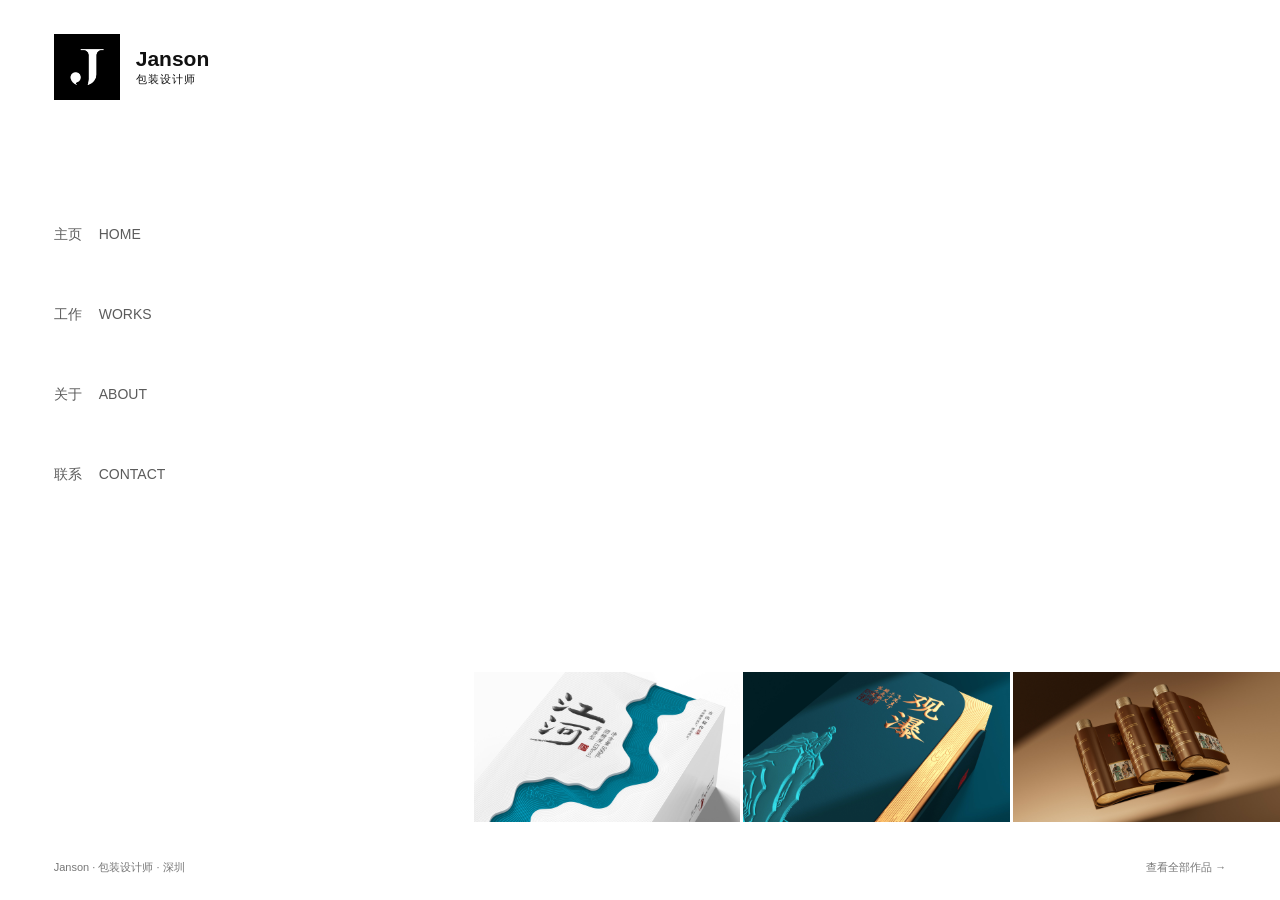
<file: index.html>
<!doctype html>
<html lang="zh-CN">
<head>
  <meta charset="UTF-8">
  <meta name="viewport" content="width=device-width, initial-scale=1">
  <meta name="description" content="个人视觉设计作品案例网站">
  <title>个人设计库 | DESIGN ARCHIVE</title>
  <link rel="stylesheet" href="styles.css">
</head>
<body class="home-page">
  <header class="site-header home-header">
    <a class="logo" href="index.html" aria-label="返回首页">
      <img src="assets/profile/logo.png" alt="Janson 标志">
      <span><b>Janson</b><small>包装设计师</small></span>
    </a>
    <button class="menu-toggle" aria-expanded="false" aria-label="打开导航">MENU</button>
    <nav class="site-nav">
      <a class="active" href="index.html"><span>主页</span>HOME</a>
      <a href="works.html"><span>工作</span>WORKS</a>
      <a href="about.html"><span>关于</span>ABOUT</a>
      <a href="contact.html"><span>联系</span>CONTACT</a>
    </nav>
  </header>

  <main class="home-main">
    <section class="home-menu" aria-label="网站导航">
      <a href="index.html"><span>主页</span><b>HOME</b></a>
      <a href="works.html"><span>工作</span><b>WORKS</b></a>
      <a href="about.html"><span>关于</span><b>ABOUT</b></a>
      <a href="contact.html"><span>联系</span><b>CONTACT</b></a>
    </section>
    <section class="home-featured" id="home-featured" aria-label="精选作品"></section>
  </main>

  <footer class="site-footer">
    <span>Janson · 包装设计师 · 深圳</span>
    <a href="works.html">查看全部作品 →</a>
  </footer>
  <script src="works-data.js"></script>
  <script src="app.js"></script>
</body>
</html>
</file>
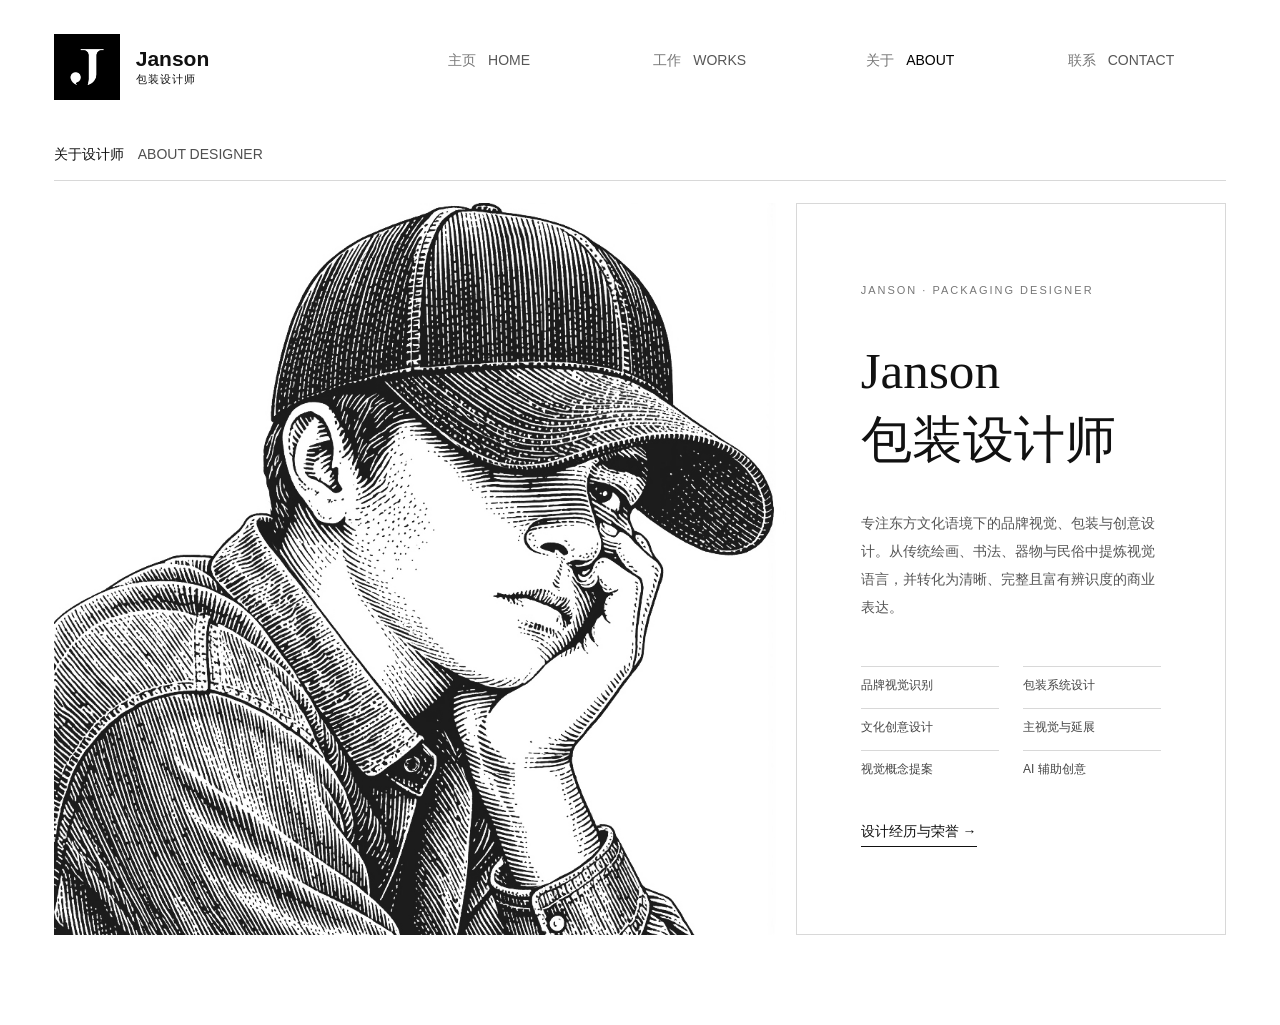
<file: about.html>
<!doctype html>
<html lang="zh-CN">
<head>
  <meta charset="UTF-8">
  <meta name="viewport" content="width=device-width, initial-scale=1">
  <title>关于 | 个人设计库</title>
  <link rel="stylesheet" href="styles.css">
</head>
<body>
  <header class="site-header">
    <a class="logo" href="index.html"><img src="assets/profile/logo.png" alt="Janson 标志"><span><b>Janson</b><small>包装设计师</small></span></a>
    <button class="menu-toggle" aria-expanded="false">MENU</button>
    <nav class="site-nav">
      <a href="index.html"><span>主页</span>HOME</a>
      <a href="works.html"><span>工作</span>WORKS</a>
      <a class="active" href="about.html"><span>关于</span>ABOUT</a>
      <a href="contact.html"><span>联系</span>CONTACT</a>
    </nav>
  </header>
  <div class="page-label"><span>关于设计师</span>ABOUT DESIGNER</div>
  <main class="about-layout">
    <div class="about-image"><img src="assets/profile/avatar.jpg" alt="Janson 个人头像"></div>
    <article class="about-copy">
      <p class="eyebrow">JANSON · PACKAGING DESIGNER</p>
      <h1>Janson<br>包装设计师</h1>
      <p>专注东方文化语境下的品牌视觉、包装与创意设计。从传统绘画、书法、器物与民俗中提炼视觉语言，并转化为清晰、完整且富有辨识度的商业表达。</p>
      <div class="services">
        <span>品牌视觉识别</span><span>包装系统设计</span>
        <span>文化创意设计</span><span>主视觉与延展</span>
        <span>视觉概念提案</span><span>AI 辅助创意</span>
      </div>
      <a class="honor-link" href="honors.html">设计经历与荣誉 →</a>
    </article>
  </main>
  <script src="app.js"></script>
</body>
</html>
</file>
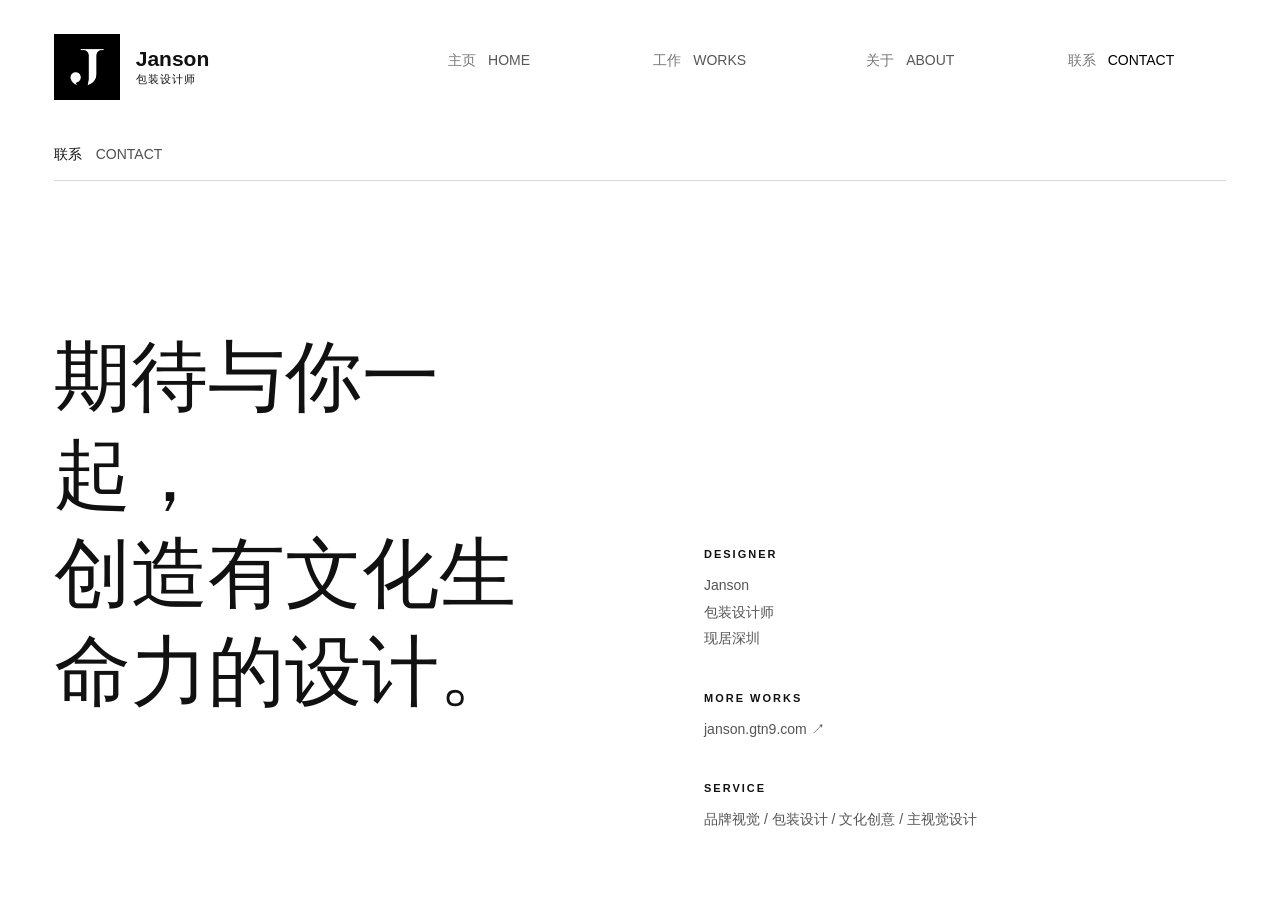
<file: contact.html>
<!doctype html>
<html lang="zh-CN">
<head>
  <meta charset="UTF-8">
  <meta name="viewport" content="width=device-width, initial-scale=1">
  <title>联系 | 个人设计库</title>
  <link rel="stylesheet" href="styles.css">
</head>
<body>
  <header class="site-header">
    <a class="logo" href="index.html"><img src="assets/profile/logo.png" alt="Janson 标志"><span><b>Janson</b><small>包装设计师</small></span></a>
    <button class="menu-toggle" aria-expanded="false">MENU</button>
    <nav class="site-nav">
      <a href="index.html"><span>主页</span>HOME</a>
      <a href="works.html"><span>工作</span>WORKS</a>
      <a href="about.html"><span>关于</span>ABOUT</a>
      <a class="active" href="contact.html"><span>联系</span>CONTACT</a>
    </nav>
  </header>
  <div class="page-label"><span>联系</span>CONTACT</div>
  <main class="contact-layout">
    <h1>期待与你一起，<br>创造有文化生命力的设计。</h1>
    <div class="contact-details">
      <section><h2>DESIGNER</h2><p>Janson<br>包装设计师<br>现居深圳</p></section>
      <section><h2>MORE WORKS</h2><a href="http://janson.gtn9.com" target="_blank" rel="noopener">janson.gtn9.com ↗</a></section>
      <section><h2>SERVICE</h2><p>品牌视觉 / 包装设计 / 文化创意 / 主视觉设计</p></section>
    </div>
  </main>
  <script src="app.js"></script>
</body>
</html>
</file>
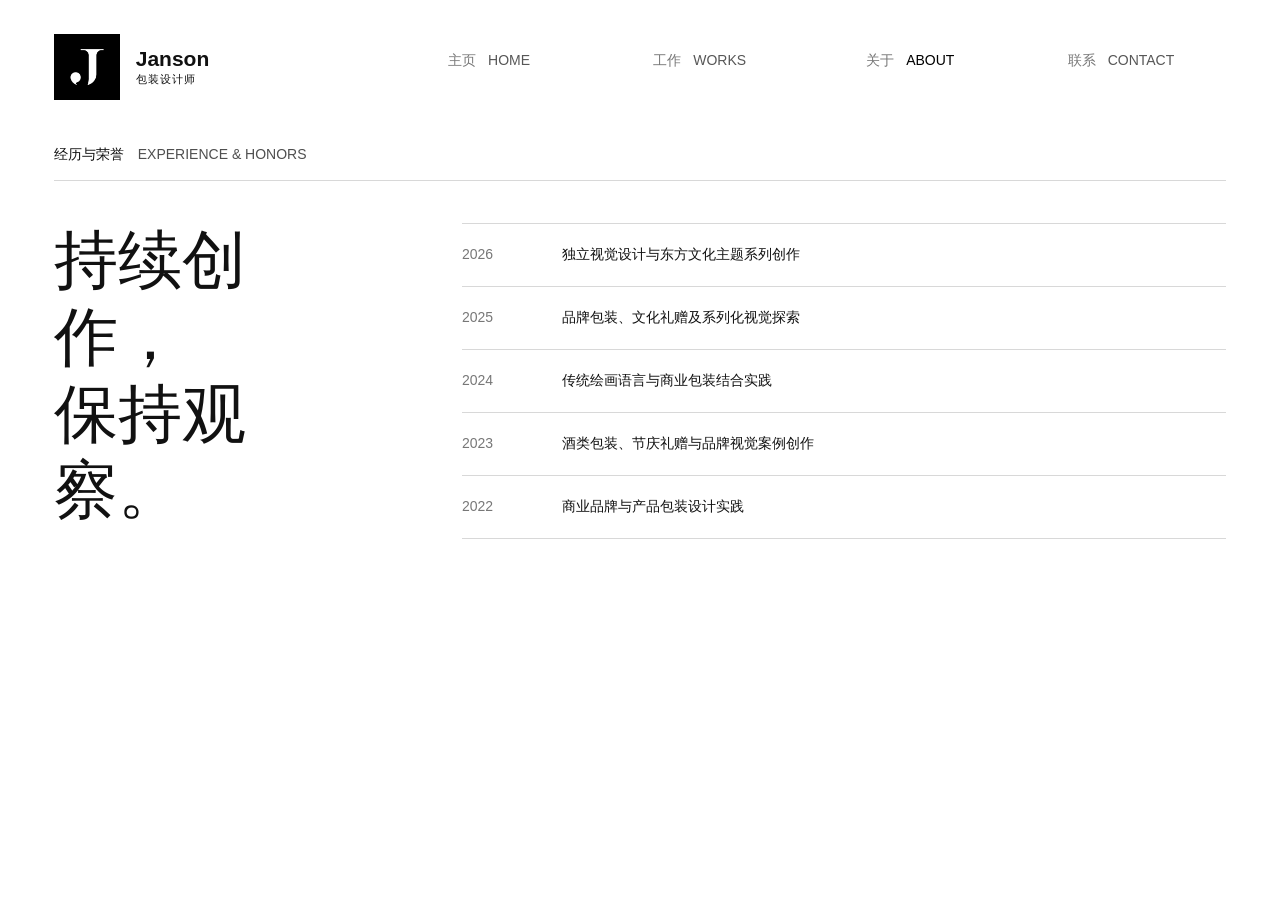
<file: honors.html>
<!doctype html>
<html lang="zh-CN">
<head>
  <meta charset="UTF-8">
  <meta name="viewport" content="width=device-width, initial-scale=1">
  <title>经历与荣誉 | 个人设计库</title>
  <link rel="stylesheet" href="styles.css">
</head>
<body>
  <header class="site-header">
    <a class="logo" href="index.html"><img src="assets/profile/logo.png" alt="Janson 标志"><span><b>Janson</b><small>包装设计师</small></span></a>
    <button class="menu-toggle" aria-expanded="false">MENU</button>
    <nav class="site-nav">
      <a href="index.html"><span>主页</span>HOME</a>
      <a href="works.html"><span>工作</span>WORKS</a>
      <a class="active" href="about.html"><span>关于</span>ABOUT</a>
      <a href="contact.html"><span>联系</span>CONTACT</a>
    </nav>
  </header>
  <div class="page-label"><span>经历与荣誉</span>EXPERIENCE & HONORS</div>
  <main class="honors">
    <h1>持续创作，<br>保持观察。</h1>
    <div class="honor-list">
      <div><time>2026</time><span>独立视觉设计与东方文化主题系列创作</span></div>
      <div><time>2025</time><span>品牌包装、文化礼赠及系列化视觉探索</span></div>
      <div><time>2024</time><span>传统绘画语言与商业包装结合实践</span></div>
      <div><time>2023</time><span>酒类包装、节庆礼赠与品牌视觉案例创作</span></div>
      <div><time>2022</time><span>商业品牌与产品包装设计实践</span></div>
    </div>
  </main>
  <script src="app.js"></script>
</body>
</html>
</file>
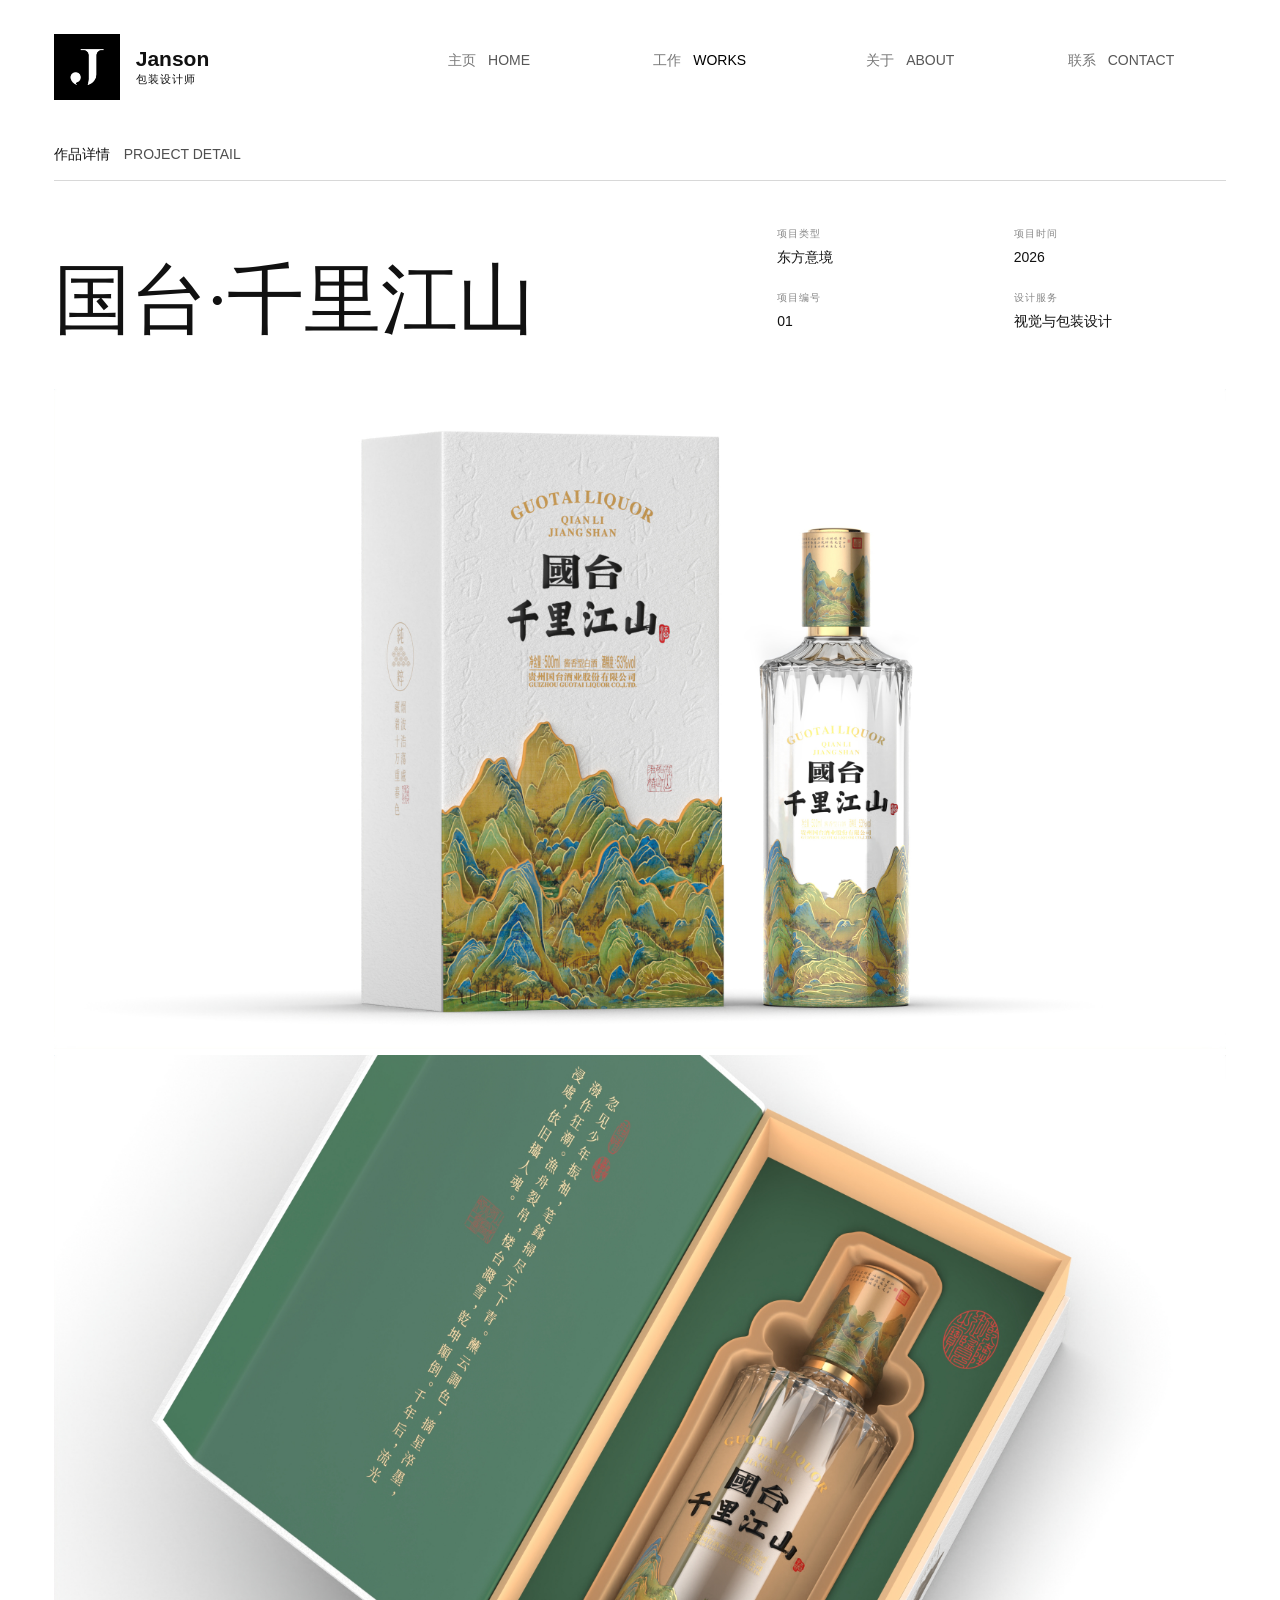
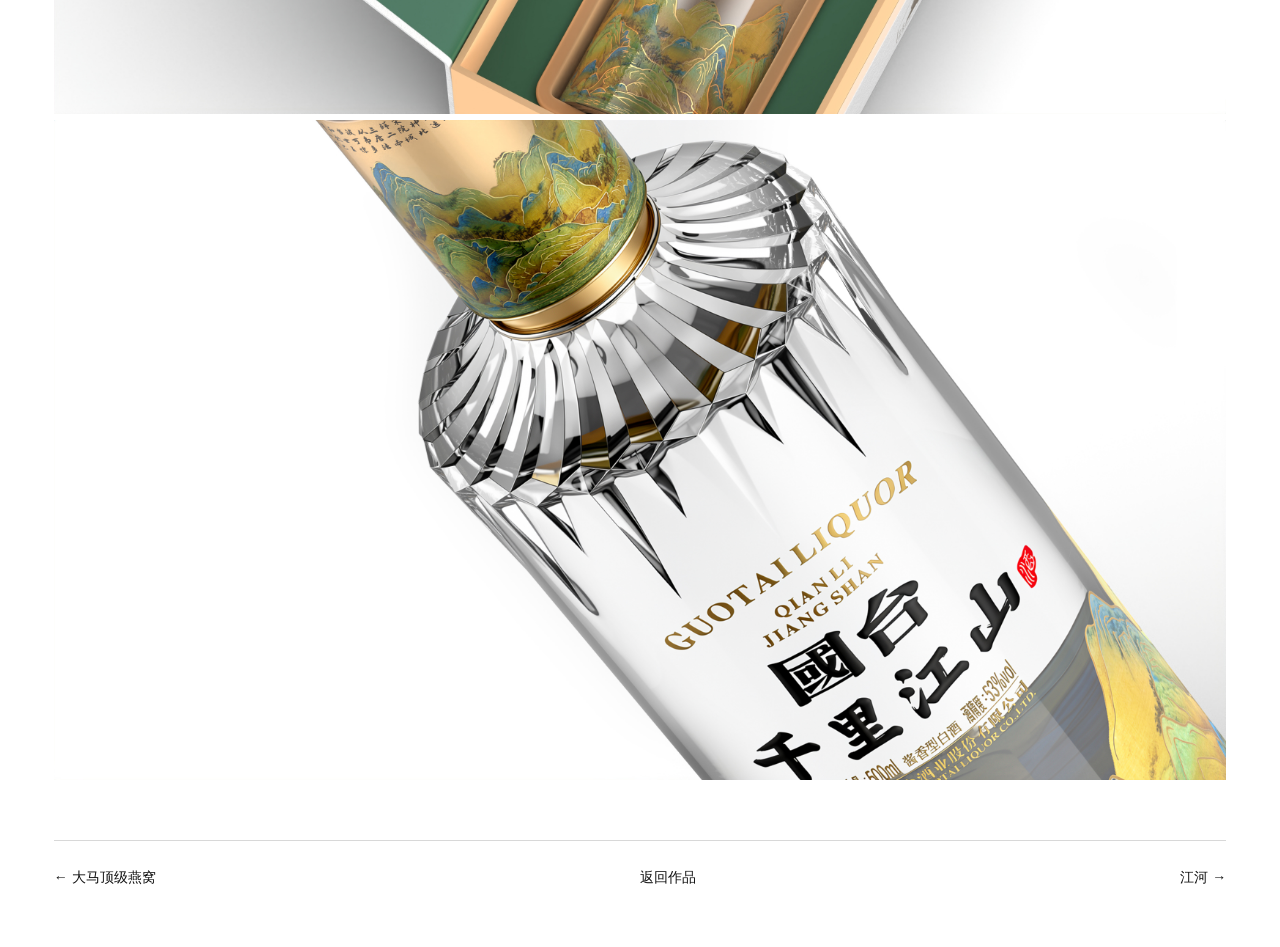
<file: project.html>
<!doctype html>
<html lang="zh-CN">
<head>
  <meta charset="UTF-8">
  <meta name="viewport" content="width=device-width, initial-scale=1">
  <title>案例详情 | 个人设计库</title>
  <link rel="stylesheet" href="styles.css">
</head>
<body>
  <header class="site-header">
    <a class="logo" href="index.html"><img src="assets/profile/logo.png" alt="Janson 标志"><span><b>Janson</b><small>包装设计师</small></span></a>
    <button class="menu-toggle" aria-expanded="false">MENU</button>
    <nav class="site-nav">
      <a href="index.html"><span>主页</span>HOME</a>
      <a class="active" href="works.html"><span>工作</span>WORKS</a>
      <a href="about.html"><span>关于</span>ABOUT</a>
      <a href="contact.html"><span>联系</span>CONTACT</a>
    </nav>
  </header>
  <div class="page-label"><span>作品详情</span>PROJECT DETAIL</div>
  <main>
    <header class="project-header">
      <h1 id="project-name"></h1>
      <dl class="project-meta">
        <div><dt>项目类型</dt><dd id="project-category"></dd></div>
        <div><dt>项目时间</dt><dd id="project-year"></dd></div>
        <div><dt>项目编号</dt><dd id="project-number"></dd></div>
        <div><dt>设计服务</dt><dd>视觉与包装设计</dd></div>
      </dl>
    </header>
    <section class="project-gallery" id="project-gallery"></section>
    <nav class="project-navigation">
      <a id="project-prev" href="#"></a>
      <a href="works.html">返回作品</a>
      <a id="project-next" href="#"></a>
    </nav>
  </main>
  <script src="works-data.js"></script>
  <script src="app.js"></script>
</body>
</html>
</file>
<file: styles.css>
:root {
  --ink: #111;
  --muted: #656565;
  --line: #d8d8d8;
  --paper: #fff;
  --side: clamp(20px, 4.2vw, 72px);
}

* { box-sizing: border-box; }
html { scroll-behavior: smooth; }
body {
  margin: 0;
  color: var(--ink);
  background: var(--paper);
  font-family: "Microsoft YaHei", "PingFang SC", Arial, sans-serif;
  font-size: 14px;
}
a { color: inherit; text-decoration: none; }
button { font: inherit; }
img { display: block; max-width: 100%; }

.site-header {
  min-height: 138px;
  padding: 34px var(--side) 24px;
  display: grid;
  grid-template-columns: 330px 1fr;
  align-items: start;
  background: white;
}
.logo { display: flex; align-items: center; gap: 16px; width: max-content; }
.logo > img { width: 66px; height: 66px; object-fit: contain; background: #000; }
.logo span { display: grid; gap: 3px; }
.logo span b { font-size: 21px; line-height: 1; }
.logo span small { font-size: 11px; font-weight: 400; letter-spacing: 1px; }
.site-nav { display: grid; grid-template-columns: repeat(4, 1fr); padding-top: 18px; }
.site-nav a { color: #575757; font-size: 14px; text-align: center; transition: color .2s; }
.site-nav a span { margin-right: 12px; color: #777; }
.site-nav a:hover, .site-nav a.active { color: #000; }
.menu-toggle { display: none; }

.page-label {
  margin: 8px var(--side) 22px;
  padding-bottom: 16px;
  border-bottom: 1px solid var(--line);
  color: #4f4f4f;
}
.page-label span { margin-right: 14px; color: #111; }

.home-page { min-height: 100vh; display: flex; flex-direction: column; }
.home-header { min-height: 145px; }
.home-header .site-nav { display: none; }
.home-header { grid-template-columns: 1fr auto; }
.home-main { flex: 1; min-height: 610px; position: relative; }
.home-menu {
  width: 270px;
  padding-top: clamp(40px, 9vh, 110px);
  margin-left: var(--side);
  display: grid;
  gap: 62px;
}
.home-menu a { display: flex; gap: 17px; color: #5b5b5b; width: max-content; }
.home-menu b { font-weight: 400; }
.home-menu a:hover { color: #000; }
.home-featured {
  position: absolute;
  right: 0;
  bottom: 20px;
  width: min(63vw, 1100px);
  display: grid;
  grid-template-columns: repeat(3, 1fr);
  gap: 3px;
}
.home-featured a { background: #f2f2f2; overflow: hidden; }
.home-featured img {
  width: 100%;
  height: auto;
  transition: opacity .3s, transform .5s;
}
.home-featured a:hover img { opacity: .82; transform: scale(1.01); }
.site-footer {
  min-height: 58px;
  padding: 18px var(--side);
  display: flex;
  justify-content: space-between;
  color: #777;
  font-size: 11px;
}

.works-grid {
  padding: 0 var(--side) 60px;
  display: grid;
  grid-template-columns: repeat(2, minmax(0, 1fr));
  gap: 6px;
  align-items: start;
}
.work-card {
  position: relative;
  aspect-ratio: 16 / 9;
  display: grid;
  place-items: center;
  background: #f2f2f2;
  overflow: hidden;
}
.work-card img {
  width: 100%;
  height: 100%;
  object-fit: contain;
  transition: opacity .35s ease, transform .65s cubic-bezier(.2,.6,.3,1);
}
.work-card:hover img { opacity: .7; transform: scale(1.012); }
.work-caption {
  position: absolute;
  inset: auto 0 0;
  padding: 38px 20px 16px;
  color: white;
  background: linear-gradient(transparent, rgba(0,0,0,.58));
  opacity: 0;
  transform: translateY(8px);
  transition: opacity .3s, transform .3s;
}
.work-card:hover .work-caption { opacity: 1; transform: none; }
.work-caption h2 { margin: 0; font-size: 17px; font-weight: 500; }
.work-caption p { margin: 6px 0 0; font-size: 10px; letter-spacing: 1px; }

.about-layout {
  padding: 0 var(--side) 90px;
  display: grid;
  grid-template-columns: 1.7fr 1fr;
  gap: 10px;
}
.about-image { display: grid; place-items: center; background: #f1f1f1; }
.about-image img { width: 100%; height: auto; object-fit: contain; }
.about-copy { padding: clamp(25px, 5vw, 80px); border: 1px solid var(--line); }
.about-copy .eyebrow { color: #777; font-size: 11px; letter-spacing: 2px; }
.about-copy h1 { margin: 35px 0; font: 500 clamp(35px, 4vw, 58px)/1.35 SimSun, serif; }
.about-copy p { max-width: 600px; color: #555; line-height: 2; }
.services { margin-top: 45px; display: grid; grid-template-columns: repeat(2, 1fr); gap: 14px 24px; }
.services span { padding-top: 10px; border-top: 1px solid var(--line); color: #444; font-size: 12px; }
.honor-link { display: inline-block; margin-top: 45px; border-bottom: 1px solid #111; padding-bottom: 5px; }

.honors {
  padding: 20px var(--side) 100px;
  display: grid;
  grid-template-columns: .8fr 2fr;
  gap: 8vw;
}
.honors h1 { margin: 0; font: 500 clamp(40px, 5vw, 70px)/1.2 SimSun, serif; }
.honor-list { border-top: 1px solid var(--line); }
.honor-list div { display: grid; grid-template-columns: 100px 1fr; padding: 22px 0; border-bottom: 1px solid var(--line); }
.honor-list time { color: #777; }

.contact-layout {
  min-height: calc(100vh - 190px);
  padding: clamp(65px, 14vh, 155px) var(--side) 80px;
  display: grid;
  grid-template-columns: 1fr 1fr;
  gap: 10vw;
}
.contact-layout h1 { margin: 0; font: 500 clamp(45px, 6vw, 88px)/1.28 SimSun, serif; }
.contact-details { align-self: end; display: grid; gap: 40px; }
.contact-details h2 { margin: 0 0 12px; font-size: 11px; letter-spacing: 2px; }
.contact-details p, .contact-details a { margin: 0; color: #555; line-height: 1.9; }

.project-header {
  padding: 10px var(--side) 44px;
  display: grid;
  grid-template-columns: 1.5fr 1fr;
  gap: 50px;
  align-items: end;
}
.project-header h1 { margin: 0; font: 500 clamp(42px, 6vw, 82px)/1.15 SimSun, serif; }
.project-meta { display: grid; grid-template-columns: repeat(2, 1fr); gap: 24px; }
.project-meta dt { margin-bottom: 8px; color: #888; font-size: 10px; letter-spacing: 1px; }
.project-meta dd { margin: 0; }
.project-gallery { padding: 0 var(--side); }
.project-gallery figure { margin: 0 0 6px; background: #f1f1f1; }
.project-gallery img {
  width: 100%;
  height: auto;
  object-fit: contain;
}
.project-navigation {
  margin: 60px var(--side) 0;
  padding: 28px 0 60px;
  border-top: 1px solid var(--line);
  display: flex;
  justify-content: space-between;
}

.reveal { opacity: 0; transform: translateY(24px); transition: opacity .65s, transform .65s; }
.reveal.visible { opacity: 1; transform: none; }

@media (max-width: 760px) {
  .site-header { min-height: 92px; padding: 22px 18px; grid-template-columns: 1fr auto; align-items: center; }
  .logo > img { width: 50px; height: 50px; }
  .logo span b { font-size: 17px; }
  .logo span small { font-size: 9px; }
  .menu-toggle { display: block; border: 0; background: transparent; padding: 10px 0; font-size: 11px; }
  .site-nav {
    display: none; position: absolute; z-index: 20; top: 91px; left: 0; right: 0;
    padding: 22px 18px; grid-template-columns: 1fr; gap: 22px; background: white; border-top: 1px solid var(--line);
  }
  .site-nav.open { display: grid; }
  .site-nav a { text-align: left; }
  .home-header .site-nav.open { display: grid; }
  .home-main { min-height: auto; }
  .home-menu { margin: 45px 18px 80px; padding: 0; gap: 30px; }
  .home-featured { position: static; width: 100%; grid-template-columns: 1fr; }
  .site-footer { padding: 20px 18px; }
  .site-footer span { display: none; }
  .page-label { margin: 5px 18px 18px; }
  .works-grid { padding: 0 0 40px; grid-template-columns: 1fr; gap: 3px; }
  .work-caption { opacity: 1; transform: none; }
  .about-layout { padding: 0 0 55px; grid-template-columns: 1fr; gap: 0; }
  .about-copy { padding: 45px 22px; border-inline: 0; }
  .honors { padding: 22px 18px 70px; grid-template-columns: 1fr; gap: 45px; }
  .honor-list div { grid-template-columns: 70px 1fr; }
  .contact-layout { min-height: auto; padding: 60px 18px 80px; grid-template-columns: 1fr; gap: 90px; }
  .project-header { padding: 15px 18px 35px; grid-template-columns: 1fr; gap: 35px; }
  .project-meta { grid-template-columns: 1fr 1fr; }
  .project-gallery { padding: 0; }
  .project-navigation { margin-inline: 18px; }
}
</file>
